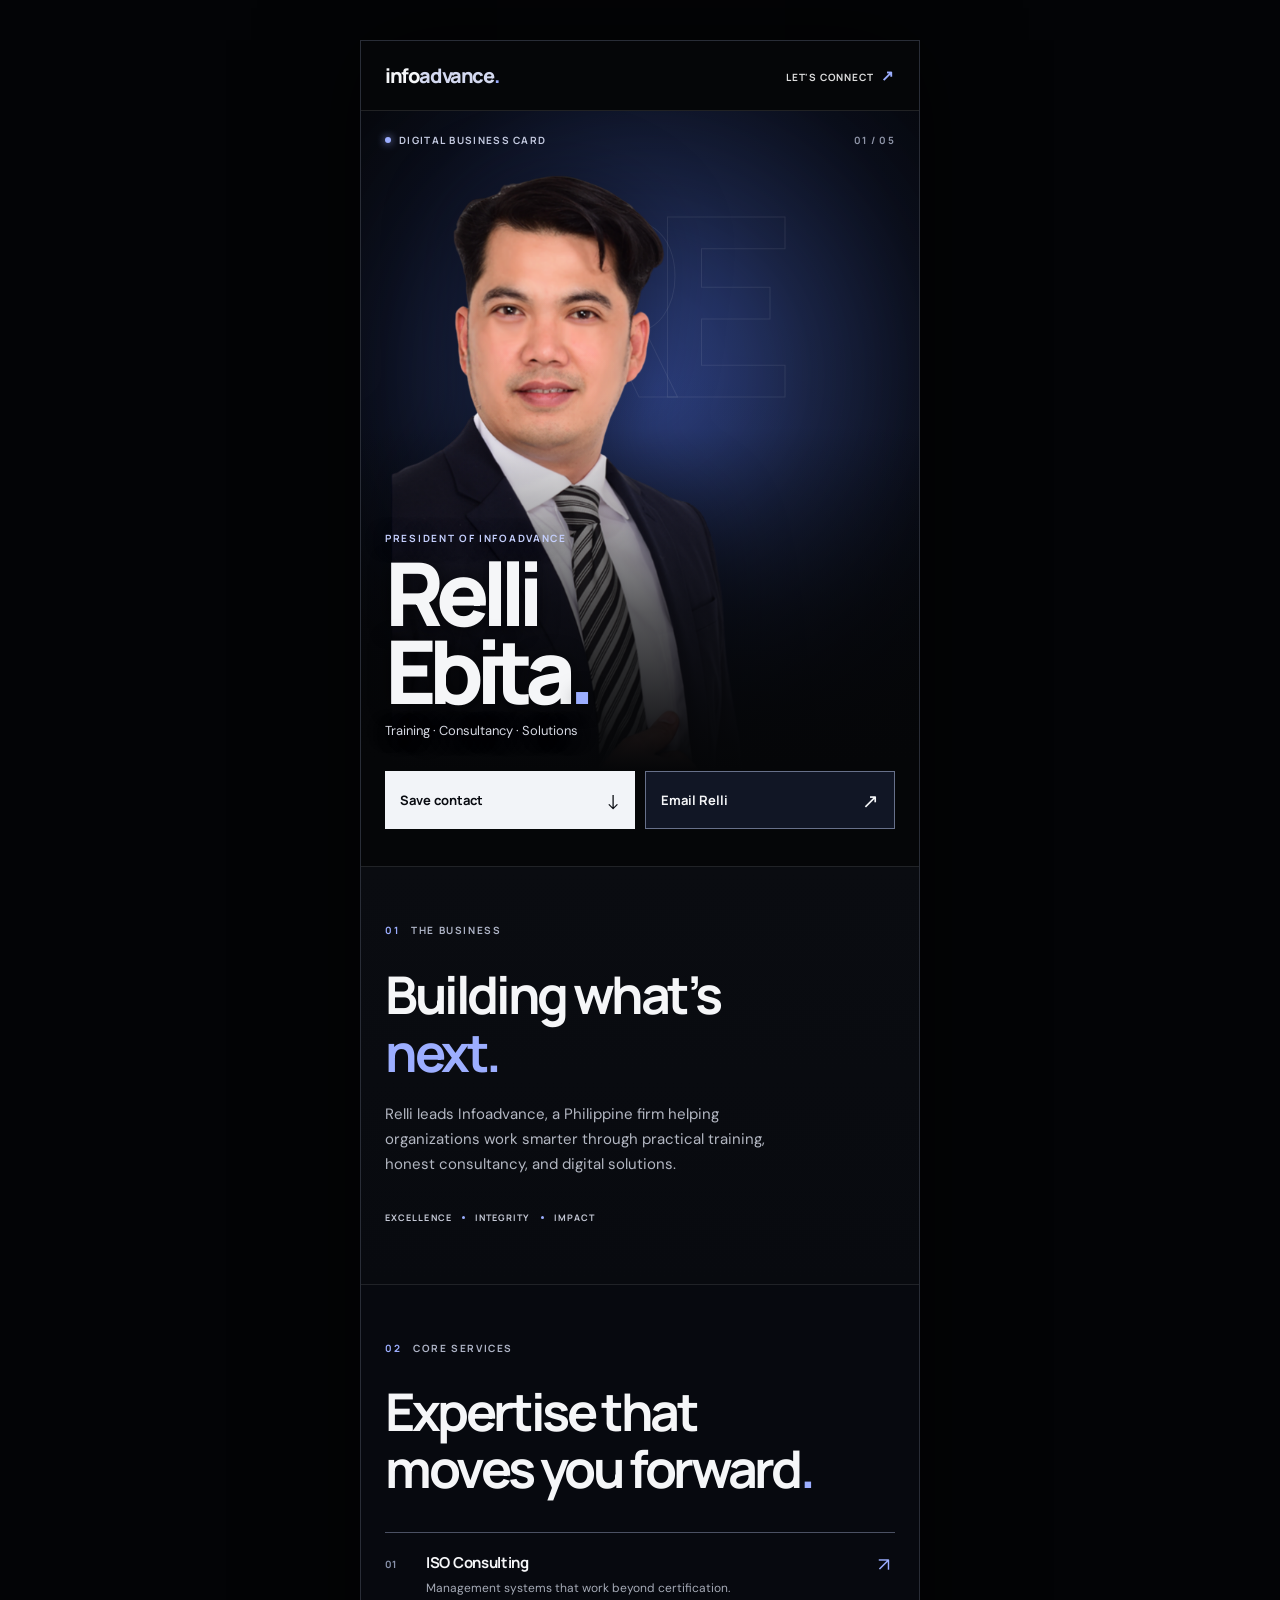
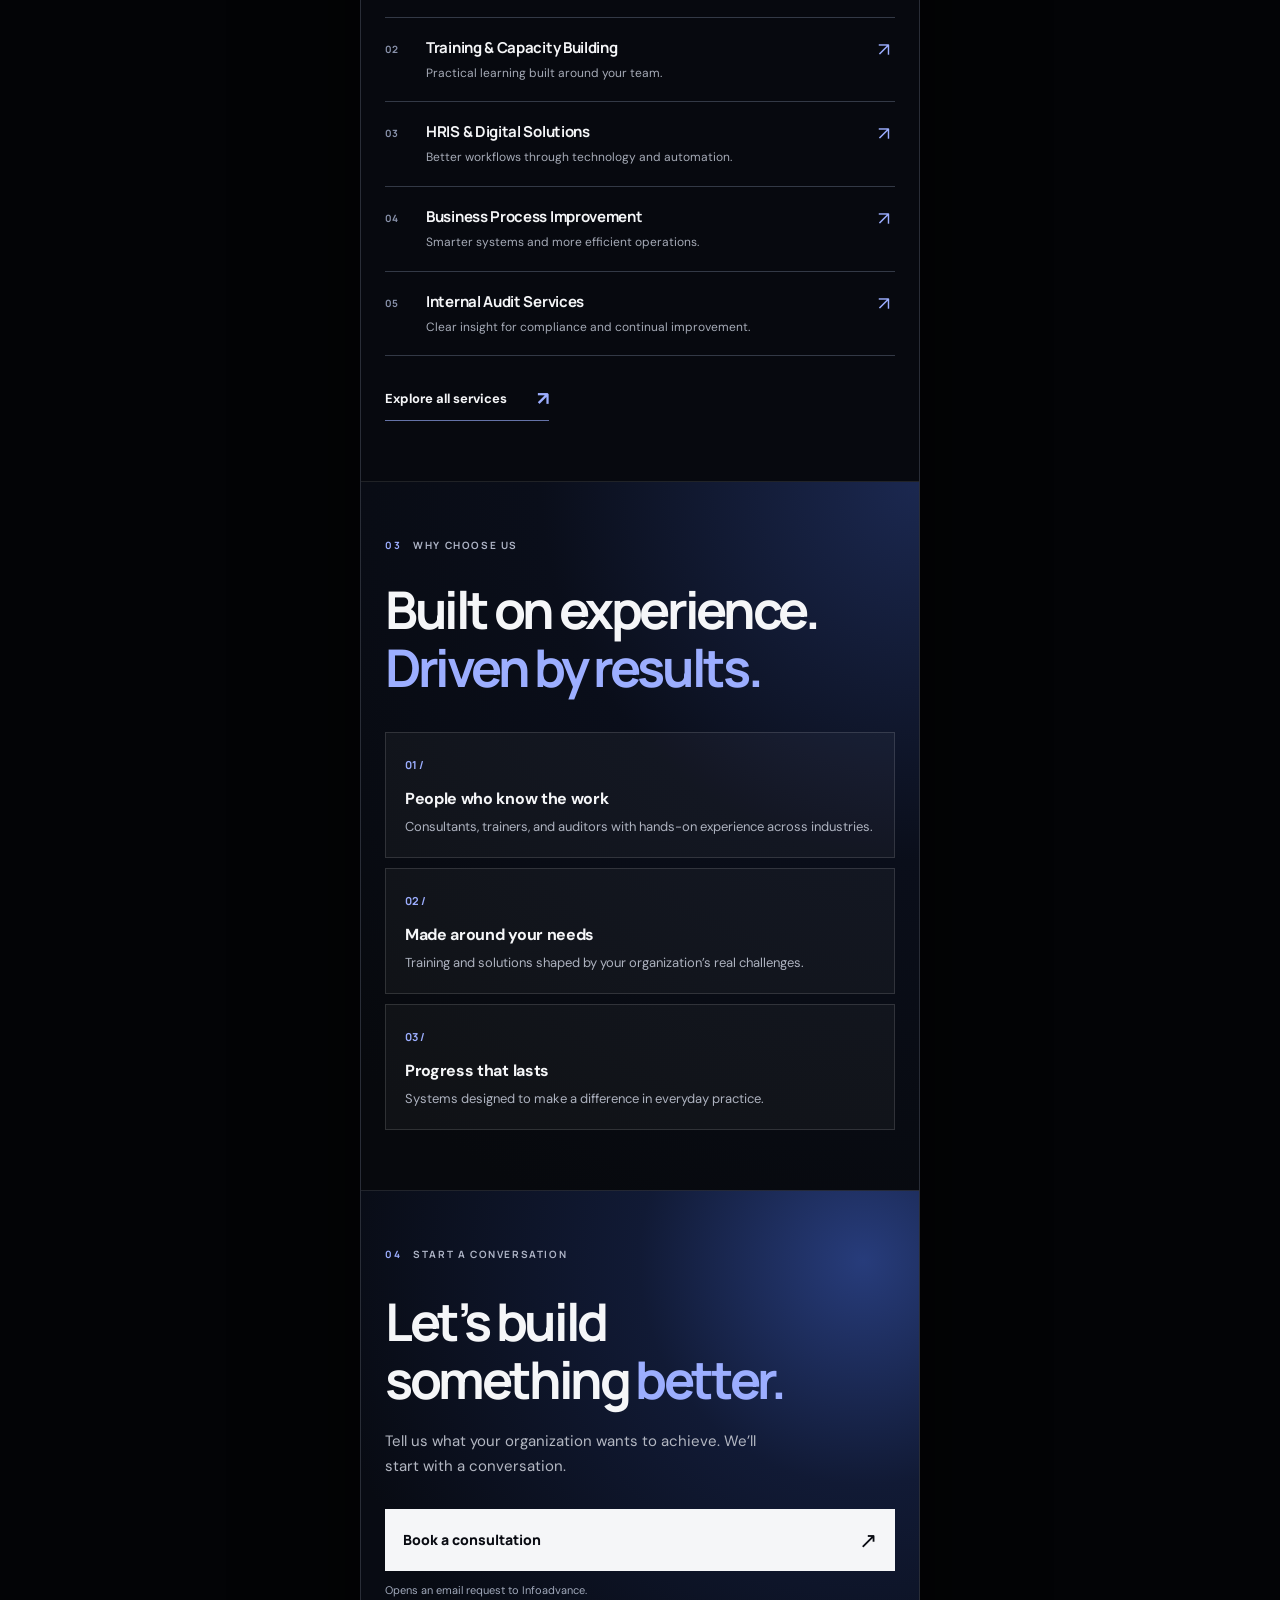
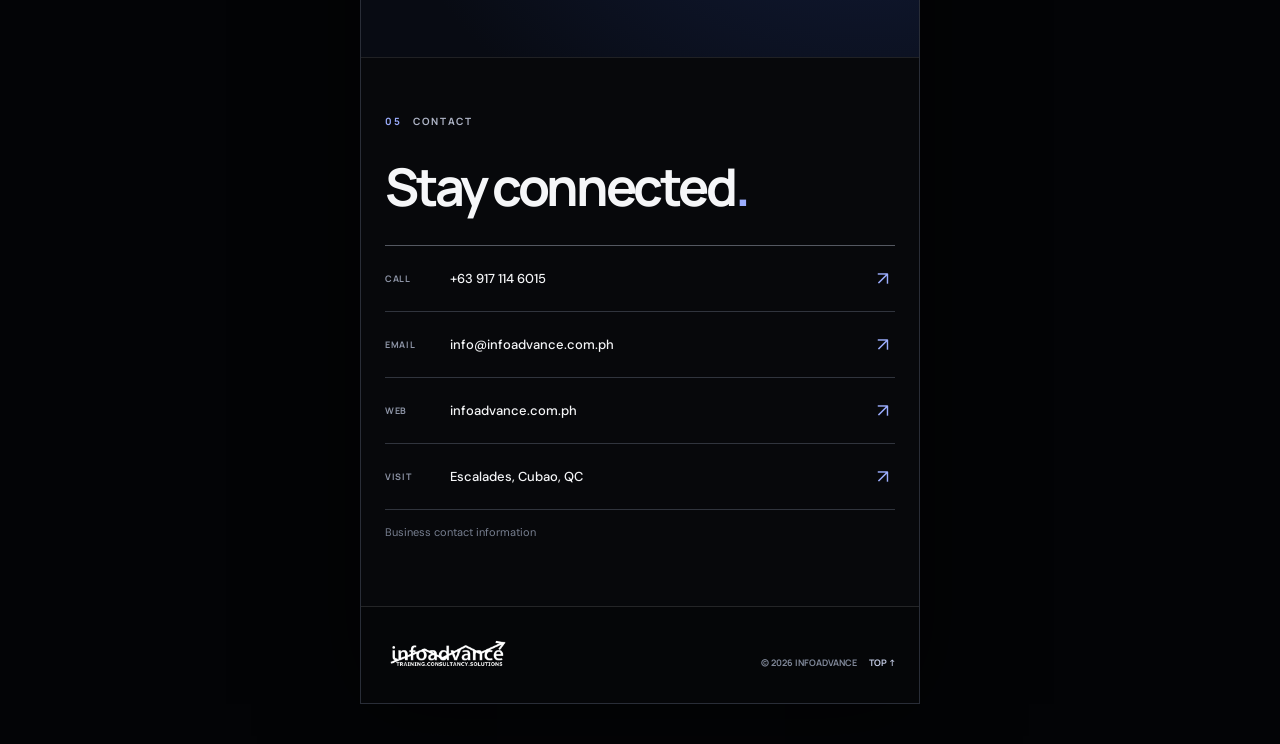
<file: RelliBusinessPage/index.html>
<!doctype html>
<html lang="en">
<head>
  <meta charset="utf-8">
  <meta name="viewport" content="width=device-width, initial-scale=1, viewport-fit=cover">
  <meta name="theme-color" content="#050608">
  <meta name="description" content="Meet Relli Ebita, President of Infoadvance. Training, consultancy, and solutions for stronger organizations.">
  <meta property="og:title" content="Relli Ebita · Infoadvance">
  <meta property="og:description" content="President of Infoadvance. Connect, save contact, or book a consultation.">
  <meta property="og:type" content="website">
  <title>Relli Ebita · Infoadvance</title>
  <link rel="icon" href="assets/favicon.svg" type="image/svg+xml">
  <link rel="preconnect" href="https://fonts.googleapis.com">
  <link rel="preconnect" href="https://fonts.gstatic.com" crossorigin>
  <link href="https://fonts.googleapis.com/css2?family=DM+Sans:wght@400;500;600;700&family=Manrope:wght@400;500;600;700;800&display=swap" rel="stylesheet">
  <link rel="stylesheet" href="styles.css">
</head>
<body>
<div class="page" id="top">
  <header class="header">
    <a class="brand" src="assets/infoadvance-logo.png" href="https://infoadvance.com.ph/index.php" target="_blank" rel="noopener noreferrer" aria-label="Infoadvance website">info<span>advance</span><i>.</i></a>
    <a class="header-link" href="#connect">LET'S CONNECT <span aria-hidden="true">↗</span></a>
  </header>
  <main>
    <section class="hero" aria-labelledby="name">
      <div class="hero-glow" aria-hidden="true"></div>
      <div class="hero-outline" aria-hidden="true">RE</div>
      <p class="hero-top"><span class="live-dot"></span> DIGITAL BUSINESS CARD <span class="hero-index">01 / 05</span></p>
      <img class="hero-portrait" src="assets/relli-ebita-cutout.png" alt="Relli Ebita" width="1414" height="2000">
      <div class="hero-fade" aria-hidden="true"></div>
      <div class="hero-title">
        <p>PRESIDENT OF INFOADVANCE</p>
        <h1 id="name">Relli<br>Ebita<span>.</span></h1>
        <span>Training · Consultancy · Solutions</span>
      </div>
    </section>

    <div class="quick-actions" aria-label="Quick contact actions">
      <a class="quick-primary" href="assets/relli-ebita.vcf" download="Relli-Ebita.vcf"><span>Save contact</span><b aria-hidden="true">↓</b></a>
      <a class="quick-secondary" href="mailto:info@infoadvance.com.ph?subject=Hello%20Relli%20%E2%80%94%20Infoadvance"><span>Email Relli</span><b aria-hidden="true">↗</b></a>
    </div>

    <section class="intro section-pad" aria-labelledby="intro-title">
      <div class="section-eyebrow"><span>01</span> THE BUSINESS</div>
      <h2 id="intro-title">Building what’s<br><em>next.</em></h2>
      <p>Relli leads Infoadvance, a Philippine firm helping organizations work smarter through practical training, honest consultancy, and digital solutions.</p>
      <div class="values"><span>EXCELLENCE</span><i></i><span>INTEGRITY</span><i></i><span>IMPACT</span></div>
    </section>

    <section class="services section-pad" aria-labelledby="services-title">
      <div class="section-eyebrow"><span>02</span> CORE SERVICES</div>
      <h2 id="services-title">Expertise that<br>moves you forward<span class="accent">.</span></h2>
      <div class="service-list">
        <div class="service"><span class="service-num">01</span><div><h3>ISO Consulting</h3><p>Management systems that work beyond certification.</p></div><span class="service-mark">↗</span></div>
        <div class="service"><span class="service-num">02</span><div><h3>Training &amp; Capacity Building</h3><p>Practical learning built around your team.</p></div><span class="service-mark">↗</span></div>
        <div class="service"><span class="service-num">03</span><div><h3>HRIS &amp; Digital Solutions</h3><p>Better workflows through technology and automation.</p></div><span class="service-mark">↗</span></div>
        <div class="service"><span class="service-num">04</span><div><h3>Business Process Improvement</h3><p>Smarter systems and more efficient operations.</p></div><span class="service-mark">↗</span></div>
        <div class="service"><span class="service-num">05</span><div><h3>Internal Audit Services</h3><p>Clear insight for compliance and continual improvement.</p></div><span class="service-mark">↗</span></div>
      </div>
      <a class="inline-link" href="https://infoadvance.com.ph/index.php/services" target="_blank" rel="noopener noreferrer">Explore all services <span aria-hidden="true">↗</span></a>
    </section>

    <section class="why section-pad" aria-labelledby="why-title">
      <div class="section-eyebrow"><span>03</span> WHY CHOOSE US</div>
      <h2 id="why-title">Built on experience.<br><em>Driven by results.</em></h2>
      <div class="reason-grid">
        <div><span>01 /</span><h3>People who know the work</h3><p>Consultants, trainers, and auditors with hands-on experience across industries.</p></div>
        <div><span>02 /</span><h3>Made around your needs</h3><p>Training and solutions shaped by your organization’s real challenges.</p></div>
        <div><span>03 /</span><h3>Progress that lasts</h3><p>Systems designed to make a difference in everyday practice.</p></div>
      </div>
    </section>

    <section class="consult section-pad" aria-labelledby="consult-title">
      <div class="section-eyebrow"><span>04</span> START A CONVERSATION</div>
      <h2 id="consult-title">Let’s build<br>something <em>better.</em></h2>
      <p>Tell us what your organization wants to achieve. We’ll start with a conversation.</p>
      <a class="consult-button" href="mailto:info@infoadvance.com.ph?subject=Consultation%20Inquiry%20%E2%80%94%20Relli%20Ebita"><span>Book a consultation</span><span aria-hidden="true">↗</span></a>
      <small>Opens an email request to Infoadvance.</small>
    </section>

    <section class="connect section-pad" id="connect" aria-labelledby="connect-title">
      <div class="section-eyebrow"><span>05</span> CONTACT</div>
      <h2 id="connect-title">Stay connected<span class="accent">.</span></h2>
      <div class="contact-list">
        <a href="tel:+639171146015"><span>CALL</span><strong>+63 917 114 6015</strong><b aria-hidden="true">↗</b></a>
        <a href="mailto:info@infoadvance.com.ph"><span>EMAIL</span><strong>info@infoadvance.com.ph</strong><b aria-hidden="true">↗</b></a>
        <a href="https://infoadvance.com.ph/index.php" target="_blank" rel="noopener noreferrer"><span>WEB</span><strong>infoadvance.com.ph</strong><b aria-hidden="true">↗</b></a>
        <a href="https://maps.google.com/?q=Tower%206%20Unit%203G%20Escalades%2020th%20Ave%20Cubao%20Quezon%20City" target="_blank" rel="noopener noreferrer"><span>VISIT</span><strong>Escalades, Cubao, QC</strong><b aria-hidden="true">↗</b></a>
      </div>
      <p class="contact-note">Business contact information</p>
    </section>
  </main>
  <footer><a href="https://infoadvance.com.ph/index.php" target="_blank" rel="noopener noreferrer"><img src="assets/infoadvance-logo.png" alt="Infoadvance" width="800" height="200"></a><span>© 2026 INFOADVANCE</span><a class="top-link" href="#top">TOP ↑</a></footer>
</div>
</body>
</html>
</file>
<file: RelliBusinessPage/styles.css>
:root{color-scheme:dark;--black:#050608;--surface:#0a0c11;--white:#f5f6f8;--muted:#a2a6b1;--line:#30343d;--accent:#9caeff}*{box-sizing:border-box}html{scroll-behavior:smooth}body{margin:0;background:#030406;color:var(--white);font-family:'DM Sans',Arial,sans-serif;-webkit-font-smoothing:antialiased}a{color:inherit;text-decoration:none;-webkit-tap-highlight-color:transparent}a:focus-visible{outline:2px solid var(--accent);outline-offset:4px}.page{max-width:560px;margin:auto;min-height:100vh;background:var(--black);overflow:hidden}.header{height:70px;padding:0 24px;display:flex;align-items:center;justify-content:space-between;border-bottom:1px solid #ffffff1d;position:relative;z-index:10}.brand{font:800 20px Manrope,sans-serif;letter-spacing:-.07em}.brand span{color:#d4d9f0}.brand i{font-style:normal;color:var(--accent)}.header-link{font:700 10px Manrope,sans-serif;letter-spacing:.08em;color:#ddd}.header-link span{color:var(--accent);font-size:15px;margin-left:5px}.hero{height:590px;position:relative;isolation:isolate;overflow:hidden;background:radial-gradient(ellipse at 53% 42%,#202f61 0%,#11182e 37%,#080b15 66%,#050608 95%)}.hero-glow{position:absolute;width:390px;height:390px;border-radius:50%;left:50%;top:69px;transform:translateX(-50%);background:#5979e9;filter:blur(110px);opacity:.26}.hero-outline{position:absolute;top:90px;left:50%;transform:translateX(-50%);font:800 250px/.8 Manrope,sans-serif;letter-spacing:-.15em;color:transparent;-webkit-text-stroke:1px #ffffff16;z-index:0;pointer-events:none}.hero-top{position:absolute;z-index:3;top:22px;left:24px;right:24px;display:flex;align-items:center;gap:8px;margin:0;font:700 10px Manrope,sans-serif;letter-spacing:.13em;color:#c3c9df}.hero-index{margin-left:auto;color:#8f95a8}.live-dot{width:6px;height:6px;border-radius:50%;background:var(--accent);box-shadow:0 0 9px var(--accent)}.hero-portrait{position:absolute;z-index:1;width:460px;max-width:none;height:auto;left:50%;bottom:-77px;transform:translateX(-50%);filter:drop-shadow(0 0 36px #0005)}.hero-fade{position:absolute;z-index:2;inset:0;background:linear-gradient(180deg,transparent 25%,#05060805 48%,#050608a8 76%,#050608 100%)}.hero-title{position:absolute;z-index:3;bottom:31px;left:24px;right:24px;text-shadow:0 2px 20px #0009}.hero-title p{margin:0 0 9px;color:#c5cffd;font:700 10px Manrope,sans-serif;letter-spacing:.17em}.hero-title h1{margin:0 0 10px;font:800 clamp(62px,17vw,88px)/.88 Manrope,sans-serif;letter-spacing:-.09em}.hero-title h1 span,.accent{color:var(--accent)}.hero-title>span{font-size:13px;color:#d5d8e2}.quick-actions{display:grid;grid-template-columns:1fr 1fr;gap:10px;padding:0 24px 37px;background:#050608}.quick-actions a{min-height:58px;display:flex;align-items:center;justify-content:space-between;padding:0 15px;font:700 13px Manrope,sans-serif;transition:transform .2s,background .2s}.quick-actions a:hover{transform:translateY(-2px)}.quick-actions b{font-size:20px;font-weight:400}.quick-primary{background:#f2f4f8;color:#080a10}.quick-primary:hover{background:white}.quick-secondary{border:1px solid #67708a;background:#111625}.quick-secondary:hover{background:#1a2340}.section-pad{padding:56px 24px 60px;border-top:1px solid #ffffff1a}.section-eyebrow{display:flex;align-items:center;gap:12px;color:#aeb4c6;font:700 10px Manrope,sans-serif;letter-spacing:.16em}.section-eyebrow span{color:var(--accent)}h2{font:700 clamp(36px,10vw,52px)/1.11 Manrope,sans-serif;letter-spacing:-.065em}.intro{background:linear-gradient(180deg,#0a0c11,#080a0f)}.intro h2{margin:29px 0 21px}.intro h2 em,.why h2 em,.consult h2 em{font-style:normal;color:var(--accent)}.intro>p,.consult>p{max-width:390px;color:#b3b7c2;font-size:15px;line-height:1.65;margin:0}.values{display:flex;align-items:center;gap:10px;flex-wrap:wrap;margin-top:34px;color:#c5c9d6;font:700 9px Manrope,sans-serif;letter-spacing:.12em}.values i{width:3px;height:3px;border-radius:50%;background:var(--accent)}.services{background:#07090f}.services h2{margin:28px 0 34px}.service-list{border-top:1px solid #4b5163}.service{display:grid;grid-template-columns:29px minmax(0,1fr) 17px;gap:12px;padding:19px 0;border-bottom:1px solid #333946}.service-num{color:#8992ab;font:700 10px Manrope,sans-serif;padding-top:5px}.service h3{font:700 15px Manrope,sans-serif;letter-spacing:-.02em;margin:0 0 6px}.service p{font-size:12px;line-height:1.55;color:#a5aab6;margin:0}.service-mark{color:var(--accent);font-size:19px}.inline-link{display:inline-flex;gap:30px;align-items:center;margin-top:30px;padding-bottom:9px;border-bottom:1px solid #6573a8;font-size:13px;font-weight:700}.inline-link span{color:var(--accent);font-size:19px}.why{background:radial-gradient(circle at 100% 0,#1b2850 0,#0a0e1a 42%,#07090d 90%)}.why h2{margin:29px 0 35px}.reason-grid{display:grid;gap:10px}.reason-grid>div{background:#ffffff09;border:1px solid #ffffff21;padding:20px 19px}.reason-grid span{color:var(--accent);font:700 11px Manrope,sans-serif}.reason-grid h3{font-size:16px;margin:14px 0 8px;letter-spacing:-.02em}.reason-grid p{font-size:13px;line-height:1.55;color:#adb2bf;margin:0}.consult{background:radial-gradient(circle at 90% 15%,#273c7b 0%,#111a35 35%,#080b13 85%)}.consult h2{margin:32px 0 21px}.consult-button{display:flex;align-items:center;justify-content:space-between;min-height:62px;padding:0 18px;margin-top:30px;background:var(--white);color:#090b12;font:800 14px Manrope,sans-serif}.consult-button:hover{background:#dce3ff}.consult-button span:last-child{font-size:22px;font-weight:400}.consult small{display:block;color:#a1a9bb;font-size:11px;margin-top:12px}.connect{background:#07080b;padding-bottom:67px}.connect h2{margin:30px 0 29px}.contact-list{border-top:1px solid #545861}.contact-list a{display:grid;grid-template-columns:55px minmax(0,1fr) 18px;gap:10px;align-items:center;min-height:66px;border-bottom:1px solid #30343d;font-size:13px}.contact-list a:hover{color:var(--accent)}.contact-list a>span{color:#8d94a6;font:700 9px Manrope,sans-serif;letter-spacing:.08em}.contact-list strong{font-weight:500;overflow-wrap:anywhere}.contact-list b{color:var(--accent);font-size:19px;font-weight:400}.contact-note{color:#777f90;font-size:11px;margin:15px 0 0}footer{display:flex;align-items:end;gap:12px;padding:31px 24px 34px;border-top:1px solid #ffffff20;color:#7f8798;font:700 9px Manrope,sans-serif}footer>a:first-child{display:block;width:126px;flex:none}footer img{display:block;width:100%;height:auto;filter:grayscale(1) brightness(0) invert(1)}footer>span{margin-left:auto}.top-link{color:#c4cce5;white-space:nowrap}@media(min-width:620px){body{padding:40px 0}.page{border:1px solid #292d37;box-shadow:0 0 90px #000a}.hero{height:660px}.hero-portrait{width:520px;bottom:-105px}}@media(max-width:360px){.header,.section-pad,footer{padding-left:18px;padding-right:18px}.hero-top,.hero-title{left:18px;right:18px}.hero{height:565px}.hero-portrait{width:430px;bottom:-75px}.hero-title h1{font-size:62px}.quick-actions{padding-left:18px;padding-right:18px}.quick-actions a{font-size:12px;padding:0 10px}.brand{font-size:18px}.header-link{font-size:9px}}@media(prefers-reduced-motion:reduce){html{scroll-behavior:auto}.quick-actions a{transition:none}}
</file>
